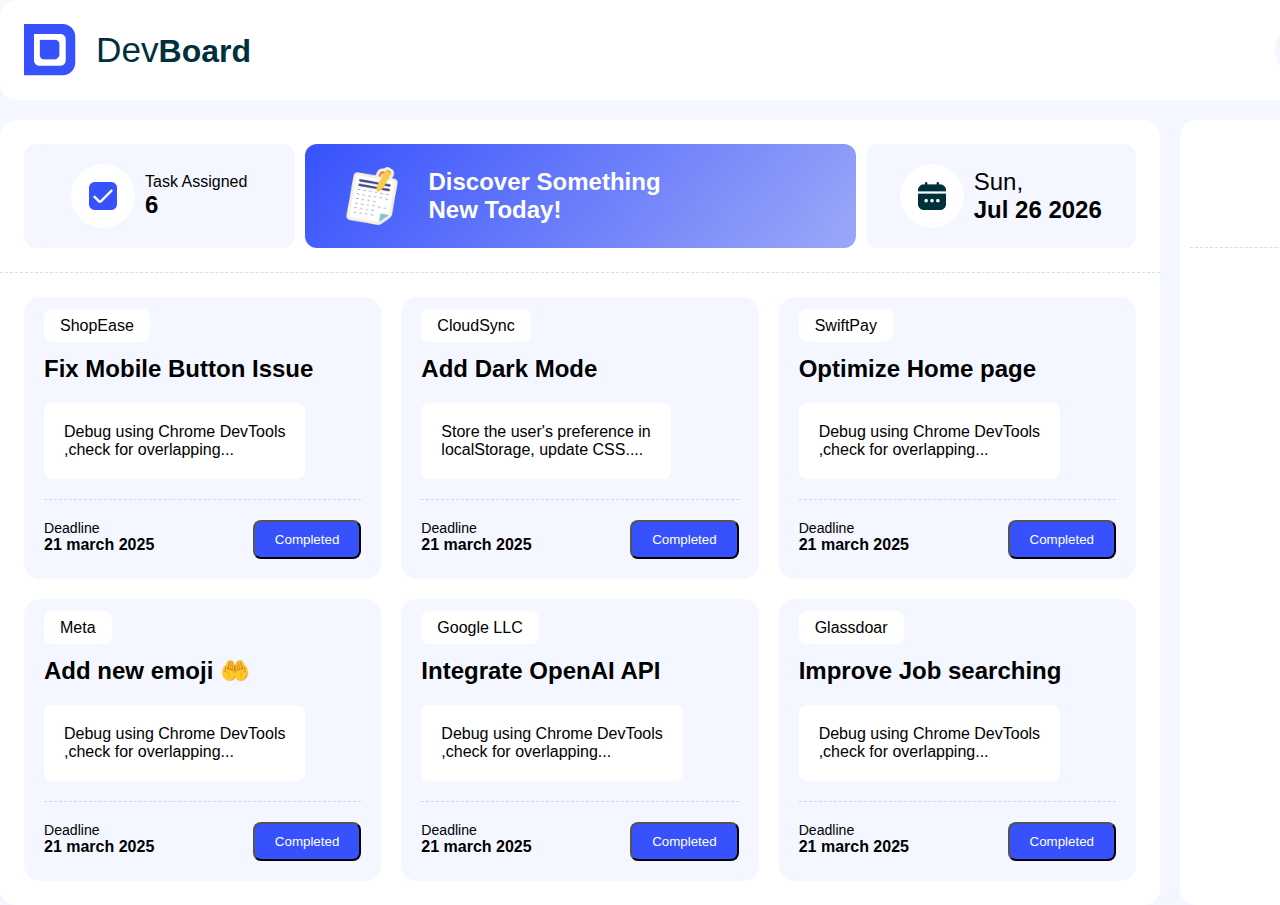
<file: index.html>
<!DOCTYPE html>
<html lang="en">
<head>
    <meta charset="UTF-8">
    <meta name="viewport" content="width=device-width, initial-scale=1.0">
    <title>my fifth assignment</title>
    <link rel="stylesheet" href="styles/style.css">
</head>
<body class="poppins-medium">
    <header>

<nav>
<div class="nav-logo">
<img src="assets/logo.png" alt="" srcset="">
<h1>Dev<span class="nav-bol">Board</span></h1>

</div>



<div class="nav-text">
<div class="nav-con"> 
 <img src="assets/checkbox.png" alt="" srcset=""> 
<h2 id="myCount">23</h2>

</div>
<div class="nav-bg"><img src="assets/theme-btn.png" alt="Click me" onclick="changeBackColor()"></div>
</div>
</nav>

    </header>

<main>

<section class="task">
<div class="task-head">

    <div class="ca1">
<div class="ca1a"><img src="assets/checkbox.png" alt="" srcset=""></div>
<div><p>Task Assigned</p> <h2 id="taskCount">6</h2></div>

    </div>
    <div class="ca2">
<img src="assets/board.png" alt="" srcset="">
<h2><a href="styles/blog.html"> Discover Something <br> New Today!</a></h2>

    </div>
    <div class="ca3">

        <div class="ca3c"><img src="assets/calender.png" alt="" srcset=""></div>
        <div><h2 id="currentDate"></h2></div>
    </div>
    

</div>

<div class="task-body">

<div class="card1">
<h4 class="mar fon">ShopEase</h4>
<h2 class="marin ">Fix Mobile Button Issue </h2>
<p class="marin fg">Debug using Chrome DevTools <br>,check for overlapping... </p>

<div class="foot marin">
<div><p class="fg1">Deadline</p>
    <h3>21 march 2025</h3></div>
<div><button class="completedBtn">Completed</button></div>
</div>
</div>
<!---->


<div class="card1">
    <h4 class="mar fon">CloudSync</h4>
    <h2 class="marin ">Add Dark Mode </h2>
    <p class="marin fg">Store the user's preference in <br> localStorage, update CSS.... </p>
    
    <div class="foot marin">
    <div><p class="fg1">Deadline</p>
        <h3>21 march 2025</h3></div>
    <div><button class="completedBtn">Completed</button></div>
    </div>
    </div>
    <!---->
    

    <div class="card1">
        <h4 class="mar fon">SwiftPay</h4>
        <h2 class="marin ">Optimize  Home page</h2>
        <p class="marin fg">Debug using Chrome DevTools <br>,check for overlapping... </p>
        
        <div class="foot marin">
        <div><p class="fg1">Deadline</p>
            <h3>21 march 2025</h3></div>
        <div><button class="completedBtn">Completed</button></div>
        </div>
        </div>
        <!---->
        

        <div class="card1">
            <h4 class="mar fon">Meta</h4>
            <h2 class="marin ">Add new emoji 🤲 </h2>
            <p class="marin fg">Debug using Chrome DevTools <br>,check for overlapping... </p>
            
            <div class="foot marin">
            <div><p class="fg1">Deadline</p>
                <h3>21 march 2025</h3></div>
            <div><button class="completedBtn">Completed</button></div>
            </div>
            </div>
            <!---->

            

            <div class="card1">
                <h4 class="mar fon">Google LLC</h4>
                <h2 class="marin ">Integrate OpenAI API  </h2>
                <p class="marin fg">Debug using Chrome DevTools <br>,check for overlapping... </p>
                
                <div class="foot marin">
                <div><p class="fg1">Deadline</p>
                    <h3>21 march 2025</h3></div>
                <div><button class="completedBtn">Completed</button></div>
                </div>
                </div>
                <!---->
                

                <div class="card1">
                    <h4 class="mar fon">Glassdoar</h4>
                    <h2 class="marin ">Improve Job searching  </h2>
                    <p class="marin fg">Debug using Chrome DevTools <br>,check for overlapping... </p>
                    
                    <div class="foot marin">
                    <div><p class="fg1">Deadline</p>
                        <h3>21 march 2025</h3></div>
                    <div><button class="completedBtn">Completed</button></div>
                    </div>
                    </div>
                    <!---->
</div>


</section>

<section class="activity">
<div class="act">
<img src="assets/activity.png" alt="" srcset="">
<p>Activity Log</p>

</div>

<div class="btn">
    <button onclick="clearDiv()"> Clear History </button>
</div>


<div class="activity-log">
    <div class="log-left"></div>
    <div class="log-right" id="myDiv">
    </div>
</div>
</section>


</main>
<script src="js/fist.js"></script>
<script src="js/second.js"></script>
</body>
</html>
</file>
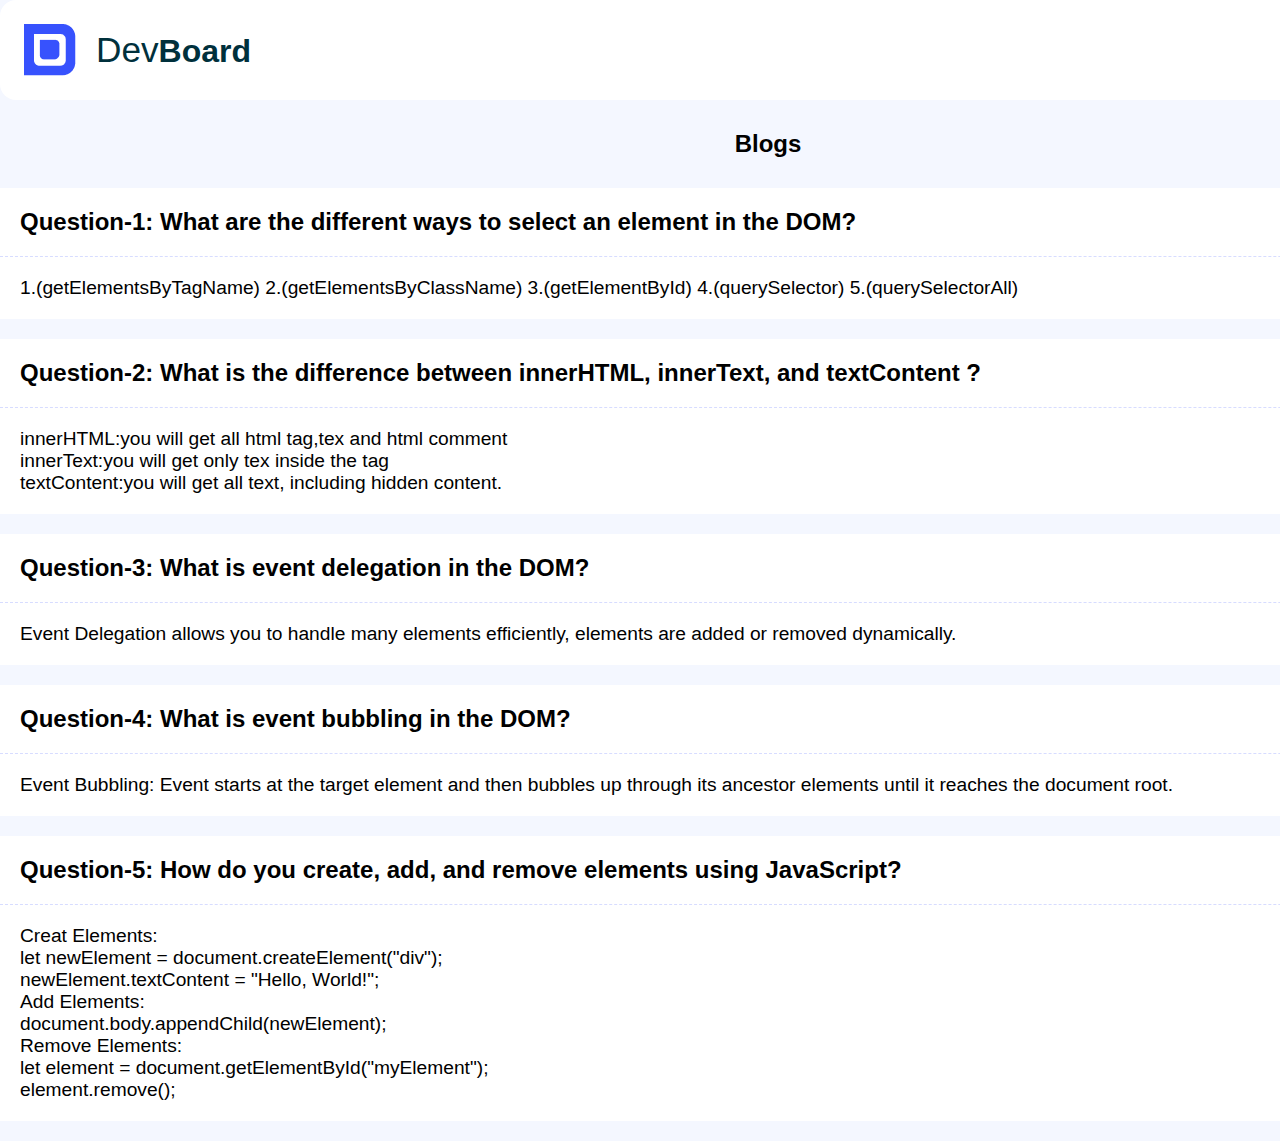
<file: styles/blog.html>
<!DOCTYPE html>
<html lang="en">
<head>
    <meta charset="UTF-8">
    <meta name="viewport" content="width=device-width, initial-scale=1.0">
    <title>Blogs</title>
    <link rel="stylesheet" href="style.css">
    <link rel="stylesheet" href="blog.css">
</head>

    
    <body class="poppins-medium">
        <header>
    
    <nav>
    <div class="nav-logo">
    <img src="../assets/logo.png" alt="" srcset="">
    <h1>Dev<span class="nav-bol">Board</span></h1>
    
    </div>
    
    
    
    <div class="nav-text">
    <div class="nav-cot"> 
<button onclick="document.location='../index.html'">Back to Desk</button>

     </div>
    
    </div>
    </nav>
    </header>

<section class="blg">
<div class="blg1">
    <h2>Blogs</h2>
</div>

</section>

<section class="qu">
    <div class="qu1">
        <h2>Question-1: What are the different ways to select an element in the DOM?</h2>
    </div>

    <div class="an">
        <p>1.(getElementsByTagName) 2.(getElementsByClassName) 3.(getElementById) 4.(querySelector) 5.(querySelectorAll)</p>
    </div>
</section>

<section class="qu">
    <div class="qu1">
        <h2>Question-2: What is the difference between innerHTML, innerText, and textContent ?</h2>
    </div>

    <div class="an">
        <p>innerHTML:you will get all html tag,tex and html comment <br>
        innerText:you will get only tex inside the tag <br>
        textContent:you will get all text, including hidden content.
    </p>
    </div>
</section>

<section class="qu">
    <div class="qu1">
        <h2>Question-3: What is event delegation in the DOM?</h2>
    </div>

    <div class="an">
        <p>Event Delegation  allows you to handle many elements efficiently,
            elements are added or removed dynamically.
        </p>
    </div>
</section>
<section class="qu">
    <div class="qu1">
        <h2>Question-4: What is event bubbling in the DOM?</h2>
    </div>

    <div class="an">
        <p>Event Bubbling: Event starts at the target element and then bubbles up through its ancestor elements until it reaches the document root. </p>
    </div>
</section>

<section class="qu">
    <div class="qu1">
        <h2>Question-5: How do you create, add, and remove elements using JavaScript?</h2>
    </div>

    <div class="an">
        <p>Creat Elements: <br> let newElement = document.createElement("div");<br>
            newElement.textContent = "Hello, World!";<br>
        Add Elements: <br> document.body.appendChild(newElement);<br>

        Remove Elements: <br>  let element = document.getElementById("myElement"); <br>
        element.remove();
        
        
        </p>
    </div>
</section>

</body>
</html>
</file>
<file: styles/style.css>
*{

    margin: 0;
    padding: 0;
}

body{

    background: rgb(244, 247, 255);
}
.poppins-medium {
    font-family: "Poppins", sans-serif;

    font-style: normal;
  }

  header{


width: 1536px;
height: 100px;
margin: auto;
border-radius: 16px;
background: rgb(255, 255, 255);





  }

  nav{

    display: flex;
    justify-content: space-between;
    width: 1536px;
height: 100px;
    
    
  }


  .nav-logo{

    display: flex;
    padding: 24px;
    justify-content: center;
    align-items: center;
    gap: 20px;
  }

  .nav-logo h1{

    font-weight: 300;
    font-size: 2.20rem;
    color: rgb(0, 48, 60);
  }

  .nav-bol{
    font-weight: 700;
    font-size: 2rem;
  }

  .nav-text{

    display: flex;
    padding: 24px;
    justify-content: center;
    align-items: center;
    gap: 50px;
  }
  .nav-con{
    display: flex;
    width: 123px;
    height: 64px;
    justify-content: center;
    align-items: center;
    border-radius: 32px;
    background: rgb(244, 247, 255);
    gap: 20px;
  }

  .nav-con h2{
font-weight: 700;


  }
  .nav-bg{

    display: flex;
    width: 64px;
    height: 64px;
    justify-content: center;
    align-items: center;
    border-radius: 32px;
    background: rgb(244, 247, 255);
  }

  main{

 width: 1536px;
margin: auto;
gap: 20px;
margin-top: 20px;

display: grid;
grid-template-columns:repeat(2,1160px 356px);


  }

  .task{
  
width: 1160px;
    background: rgb(255, 255, 255);
    border-radius: 16px;
  }


  .task-head{

    display: grid;
    grid-template-columns: repeat(4,1fr);
    gap: 10px;
    padding: 24px;
    border-bottom: 0.8px dashed rgba(55, 82, 253, 0.2);
  }
  .ca1{
display: flex;
justify-content: center;
align-items: center;
gap: 10px;
    background: rgb(244, 247, 255);
    padding: 20px 0px;
    border-radius: 12px;
  }

  .ca1a{
    display: flex;
justify-content: center;
align-items: center;
width: 64px;
height: 64px;
border-radius: 32px;
background: rgb(255, 255, 255);

  }
  .ca2{

    grid-column: span 2;
    display: flex;
    background: linear-gradient(130.70deg, rgb(55, 82, 253) 0.419%,rgb(108, 127, 250) 52.66%,rgb(155, 168, 248) 99.733%);

align-items: center;
gap: 25px;
padding: 0px 35px;
border-radius: 12px;
  }
  .ca2 h2{
    color: white;
  }
  .ca2 a{
text-decoration: none;
color: white;

  }
  .ca2 img{

    width: 64px;
    height: 64px;
  }
  .ca3{
    display: flex;
    justify-content: center;
    align-items: center;
    gap: 10px;
        background: rgb(244, 247, 255);
        border-radius: 12px;
  }

  .ca3c{

    display: flex;
    justify-content: center;
    align-items: center;
    width: 64px;
    height: 64px;
    border-radius: 32px;
    background: rgb(255, 255, 255);


  }

  .task-body{


    display: grid;
    grid-template-columns: repeat(3,1fr);
    gap: 20px;
    padding: 24px;

  }

  .card1{
    background: rgb(244, 247, 255);
    padding:20px ;
    border-radius: 16px;

  }
  .mar{
    background: rgb(255, 255, 255);
    padding: 8px 16px 8px 16px;
    width: auto;
    display: inline;
    border-radius: 8px;

  }
  .fg{

    background: rgb(255, 255, 255);
    padding:20px;
    border-radius: 8px;
    width: auto;
    display: inline-block;

  }
  .fg1{


    font-size: .88rem;
    font-weight: 400;
  }

  .foot{

    display: flex;
    justify-content: space-between;
    border-top: 0.8px dashed rgba(55, 82, 253, 0.2);
    padding-top: 20px;

  }
  .foot h3{

    font-size: 1rem;
  }
  .foot button{
    border-radius: 8px;
color: white;
    background: rgb(55, 82, 253);
    padding: 10px 20px;
  }
/*this is basics code*/

  .marin{
    margin-top: 20px;
  }

  .fon{

    font-size: 1rem;
    font-weight: 400;
    
  }
/*this is basics code*/
  .activity{
    
border-radius: 16px;
    padding: 24px 10px;
    background: rgb(255, 255, 255);
  }


  .act{
display: flex;
justify-content: center;
gap: 10px;

  }
  .btn{
    border-bottom: 0.8px dashed rgba(55, 82, 253, 0.2);
   display: flex; 
   justify-content: center;
   margin: 0px 0px;
   padding: 20px 0px;
  }
  .btn button{
    border-radius: 8px;
color: white;
    background: rgb(55, 82, 253);
    padding: 10px 20px;
  }


  .day{
    font-weight: normal;
  }


  /*blogs html*/

  .nav-cot button{

    border-radius: 8px;
color: white;
    background: rgb(55, 82, 253);
    padding: 10px 20px;
    font-size: 1.2rem;
  }


  .log-right {

    display: flex;
    flex-direction: column;
    
  
    gap: 15px;
    font-size: 1.2rem;
    
    padding: 10px;
  }
  .log-entry{
padding: 15px;
    background: rgb(244, 247, 255);
    border-radius: 16px;
  }
</file>
<file: styles/blog.css>
.blg{

    width: 1536px;
    margin: 0 auto;
    
    padding: 30px 0px;
    display: flex;
    justify-content: center;
    align-items: center;
}
.qu{
width: 1536px;
margin: auto;
margin-bottom: 20px;
background-color: white;


}
.qu1{
    border-bottom: 0.8px dashed rgba(55, 82, 253, 0.2);
padding: 20px;
}
.an{

    padding: 20px;
    font-size: 1.2rem;
}
</file>
